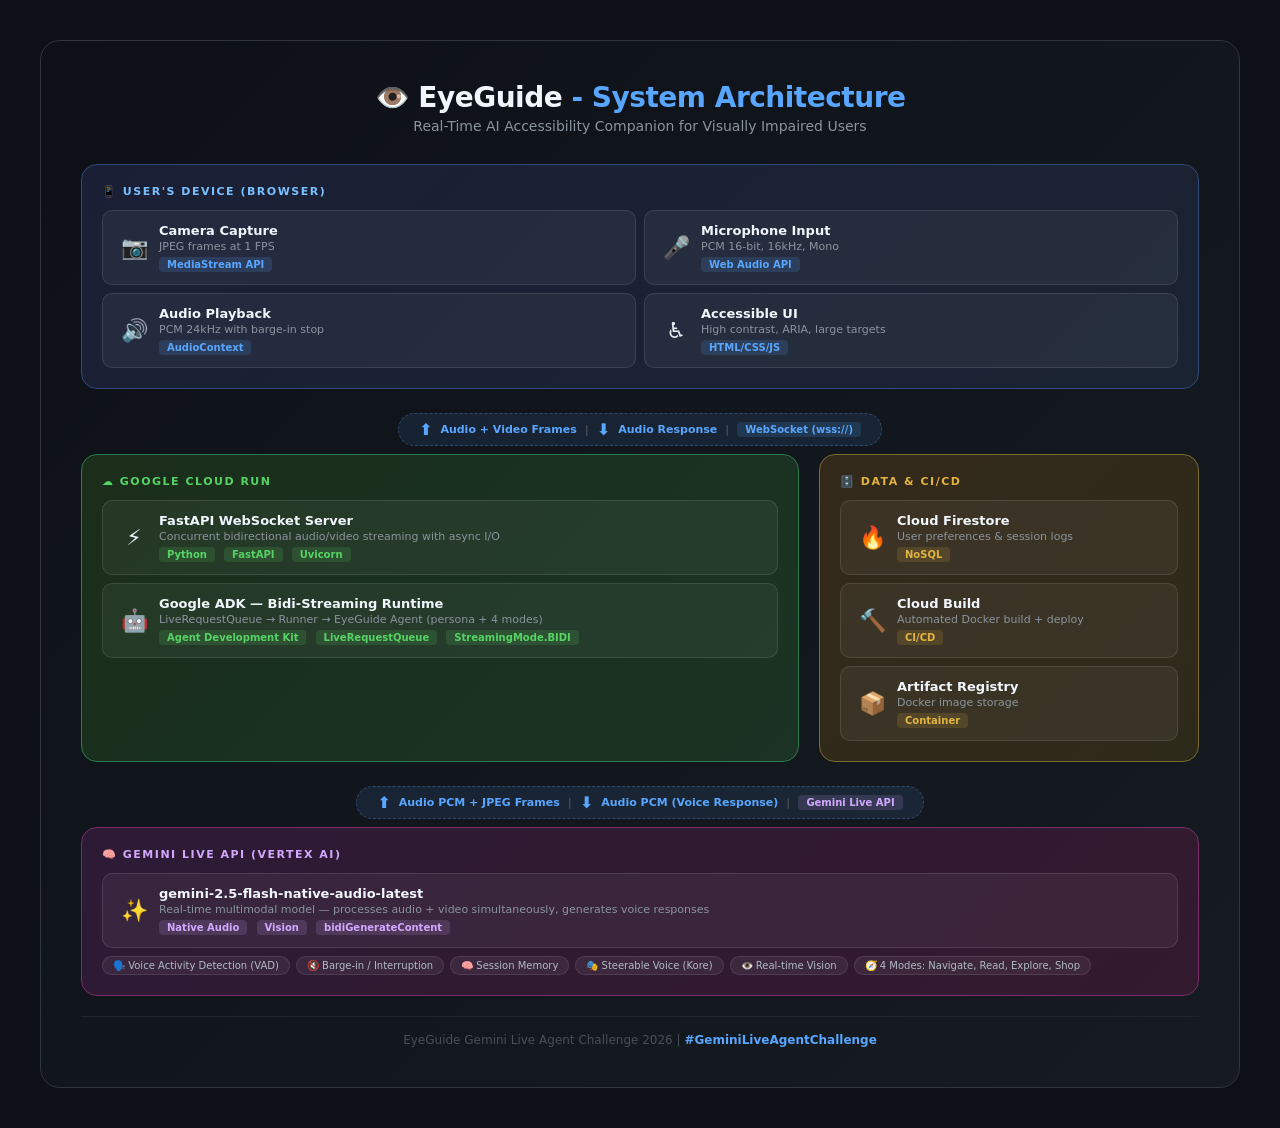
<file: docs/architecture.html>
<!DOCTYPE html>
<html lang="en">
<head>
<meta charset="UTF-8">
<meta name="viewport" content="width=device-width, initial-scale=1.0">
<title>EyeGuide - Architecture Diagram</title>
<style>
  * { margin: 0; padding: 0; box-sizing: border-box; }
  body {
    font-family: 'Segoe UI', system-ui, -apple-system, sans-serif;
    background: #0d1117;
    color: #e6edf3;
    display: flex;
    justify-content: center;
    align-items: center;
    min-height: 100vh;
    padding: 40px;
  }
  .diagram {
    width: 1200px;
    background: linear-gradient(135deg, #0d1117 0%, #161b22 100%);
    border: 1px solid #30363d;
    border-radius: 20px;
    padding: 40px;
    position: relative;
  }
  .title {
    text-align: center;
    margin-bottom: 30px;
  }
  .title h1 {
    font-size: 28px;
    font-weight: 700;
    color: #58a6ff;
    letter-spacing: -0.5px;
  }
  .title h1 span { color: #f0f6fc; }
  .title p {
    color: #8b949e;
    font-size: 14px;
    margin-top: 4px;
  }
  .row {
    display: flex;
    gap: 20px;
    margin-bottom: 16px;
    align-items: stretch;
  }
  .section {
    border-radius: 16px;
    padding: 20px;
    position: relative;
    flex: 1;
  }
  .section-label {
    font-size: 11px;
    font-weight: 700;
    text-transform: uppercase;
    letter-spacing: 1.5px;
    margin-bottom: 12px;
    display: flex;
    align-items: center;
    gap: 8px;
  }
  /* User Device */
  .user-section {
    background: linear-gradient(135deg, #1a1f35 0%, #1a2332 100%);
    border: 1px solid #2d4a7a;
  }
  .user-section .section-label { color: #79c0ff; }
  
  /* Google Cloud */
  .cloud-section {
    background: linear-gradient(135deg, #1a2e1a 0%, #1a3324 100%);
    border: 1px solid #2d7a4a;
  }
  .cloud-section .section-label { color: #56d364; }
  
  /* Gemini AI */
  .ai-section {
    background: linear-gradient(135deg, #2d1a35 0%, #331a2e 100%);
    border: 1px solid #7a2d6a;
  }
  .ai-section .section-label { color: #d2a8ff; }
  
  /* Storage */
  .storage-section {
    background: linear-gradient(135deg, #33291a 0%, #2e2a1a 100%);
    border: 1px solid #7a6a2d;
  }
  .storage-section .section-label { color: #e3b341; }
  
  .component {
    background: rgba(255,255,255,0.05);
    border: 1px solid rgba(255,255,255,0.1);
    border-radius: 10px;
    padding: 12px 16px;
    margin-bottom: 8px;
    display: flex;
    align-items: center;
    gap: 10px;
  }
  .component:last-child { margin-bottom: 0; }
  .component-icon {
    font-size: 22px;
    min-width: 30px;
    text-align: center;
  }
  .component-info h3 {
    font-size: 13px;
    font-weight: 600;
    color: #f0f6fc;
  }
  .component-info p {
    font-size: 11px;
    color: #8b949e;
    margin-top: 2px;
  }
  .tech-badge {
    display: inline-block;
    background: rgba(88,166,255,0.15);
    color: #58a6ff;
    font-size: 10px;
    font-weight: 600;
    padding: 2px 8px;
    border-radius: 4px;
    margin-top: 4px;
    margin-right: 4px;
  }
  .tech-badge.green {
    background: rgba(86,211,100,0.15);
    color: #56d364;
  }
  .tech-badge.purple {
    background: rgba(210,168,255,0.15);
    color: #d2a8ff;
  }
  .tech-badge.yellow {
    background: rgba(227,179,65,0.15);
    color: #e3b341;
  }
  
  /* Arrows / Flow */
  .flow-arrow {
    display: flex;
    align-items: center;
    justify-content: center;
    padding: 8px 0;
  }
  .flow-arrow .arrow {
    display: flex;
    align-items: center;
    gap: 8px;
    background: rgba(88,166,255,0.1);
    border: 1px dashed rgba(88,166,255,0.3);
    border-radius: 20px;
    padding: 6px 20px;
    font-size: 11px;
    color: #58a6ff;
    font-weight: 600;
  }
  .flow-arrow .arrow-icon { font-size: 16px; }
  
  /* Sub-components grid */
  .components-grid {
    display: grid;
    grid-template-columns: 1fr 1fr;
    gap: 8px;
  }
  .components-grid .component {
    margin-bottom: 0;
  }
  
  /* Features list */
  .features {
    display: flex;
    flex-wrap: wrap;
    gap: 6px;
    margin-top: 8px;
  }
  .feature-tag {
    font-size: 10px;
    background: rgba(255,255,255,0.06);
    border: 1px solid rgba(255,255,255,0.1);
    border-radius: 12px;
    padding: 3px 10px;
    color: #b1bac4;
  }
  
  .footer {
    text-align: center;
    margin-top: 20px;
    padding-top: 16px;
    border-top: 1px solid #21262d;
  }
  .footer p {
    font-size: 12px;
    color: #484f58;
  }
  .footer .hashtag {
    color: #58a6ff;
    font-weight: 600;
  }
</style>
</head>
<body>

<div class="diagram">
  <div class="title">
    <h1>👁️ <span>EyeGuide</span> - System Architecture</h1>
    <p>Real-Time AI Accessibility Companion for Visually Impaired Users</p>
  </div>

  <!-- Row 1: User Device -->
  <div class="row">
    <div class="section user-section" style="flex: 1;">
      <div class="section-label">📱 User's Device (Browser)</div>
      <div class="components-grid">
        <div class="component">
          <div class="component-icon">📷</div>
          <div class="component-info">
            <h3>Camera Capture</h3>
            <p>JPEG frames at 1 FPS</p>
            <span class="tech-badge">MediaStream API</span>
          </div>
        </div>
        <div class="component">
          <div class="component-icon">🎤</div>
          <div class="component-info">
            <h3>Microphone Input</h3>
            <p>PCM 16-bit, 16kHz, Mono</p>
            <span class="tech-badge">Web Audio API</span>
          </div>
        </div>
        <div class="component">
          <div class="component-icon">🔊</div>
          <div class="component-info">
            <h3>Audio Playback</h3>
            <p>PCM 24kHz with barge-in stop</p>
            <span class="tech-badge">AudioContext</span>
          </div>
        </div>
        <div class="component">
          <div class="component-icon">♿</div>
          <div class="component-info">
            <h3>Accessible UI</h3>
            <p>High contrast, ARIA, large targets</p>
            <span class="tech-badge">HTML/CSS/JS</span>
          </div>
        </div>
      </div>
    </div>
  </div>

  <!-- Flow Arrow -->
  <div class="flow-arrow">
    <div class="arrow">
      <span class="arrow-icon">⬆️</span> Audio + Video Frames
      <span style="color: #484f58;">|</span>
      <span class="arrow-icon">⬇️</span> Audio Response
      <span style="color: #484f58;">|</span>
      <span class="tech-badge" style="margin:0;">WebSocket (wss://)</span>
    </div>
  </div>

  <!-- Row 2: Google Cloud -->
  <div class="row">
    <div class="section cloud-section" style="flex: 2;">
      <div class="section-label">☁️ Google Cloud Run</div>
      <div class="component">
        <div class="component-icon">⚡</div>
        <div class="component-info">
          <h3>FastAPI WebSocket Server</h3>
          <p>Concurrent bidirectional audio/video streaming with async I/O</p>
          <span class="tech-badge green">Python</span>
          <span class="tech-badge green">FastAPI</span>
          <span class="tech-badge green">Uvicorn</span>
        </div>
      </div>
      <div class="component">
        <div class="component-icon">🤖</div>
        <div class="component-info">
          <h3>Google ADK — Bidi-Streaming Runtime</h3>
          <p>LiveRequestQueue → Runner → EyeGuide Agent (persona + 4 modes)</p>
          <span class="tech-badge green">Agent Development Kit</span>
          <span class="tech-badge green">LiveRequestQueue</span>
          <span class="tech-badge green">StreamingMode.BIDI</span>
        </div>
      </div>
    </div>
    
    <div class="section storage-section" style="flex: 1;">
      <div class="section-label">🗄️ Data & CI/CD</div>
      <div class="component">
        <div class="component-icon">🔥</div>
        <div class="component-info">
          <h3>Cloud Firestore</h3>
          <p>User preferences & session logs</p>
          <span class="tech-badge yellow">NoSQL</span>
        </div>
      </div>
      <div class="component">
        <div class="component-icon">🔨</div>
        <div class="component-info">
          <h3>Cloud Build</h3>
          <p>Automated Docker build + deploy</p>
          <span class="tech-badge yellow">CI/CD</span>
        </div>
      </div>
      <div class="component">
        <div class="component-icon">📦</div>
        <div class="component-info">
          <h3>Artifact Registry</h3>
          <p>Docker image storage</p>
          <span class="tech-badge yellow">Container</span>
        </div>
      </div>
    </div>
  </div>

  <!-- Flow Arrow -->
  <div class="flow-arrow">
    <div class="arrow">
      <span class="arrow-icon">⬆️</span> Audio PCM + JPEG Frames
      <span style="color: #484f58;">|</span>
      <span class="arrow-icon">⬇️</span> Audio PCM (Voice Response)
      <span style="color: #484f58;">|</span>
      <span class="tech-badge purple" style="margin:0;">Gemini Live API</span>
    </div>
  </div>

  <!-- Row 3: Gemini AI -->
  <div class="row">
    <div class="section ai-section">
      <div class="section-label">🧠 Gemini Live API (Vertex AI)</div>
      <div class="component">
        <div class="component-icon">✨</div>
        <div class="component-info">
          <h3>gemini-2.5-flash-native-audio-latest</h3>
          <p>Real-time multimodal model — processes audio + video simultaneously, generates voice responses</p>
          <span class="tech-badge purple">Native Audio</span>
          <span class="tech-badge purple">Vision</span>
          <span class="tech-badge purple">bidiGenerateContent</span>
        </div>
      </div>
      <div class="features">
        <span class="feature-tag">🗣️ Voice Activity Detection (VAD)</span>
        <span class="feature-tag">🔇 Barge-in / Interruption</span>
        <span class="feature-tag">🧠 Session Memory</span>
        <span class="feature-tag">🎭 Steerable Voice (Kore)</span>
        <span class="feature-tag">👁️ Real-time Vision</span>
        <span class="feature-tag">🧭 4 Modes: Navigate, Read, Explore, Shop</span>
      </div>
    </div>
  </div>

  <div class="footer">
    <p>EyeGuide  Gemini Live Agent Challenge 2026 | <span class="hashtag">#GeminiLiveAgentChallenge</span></p>
  </div>
</div>

</body>
</html>
</file>
